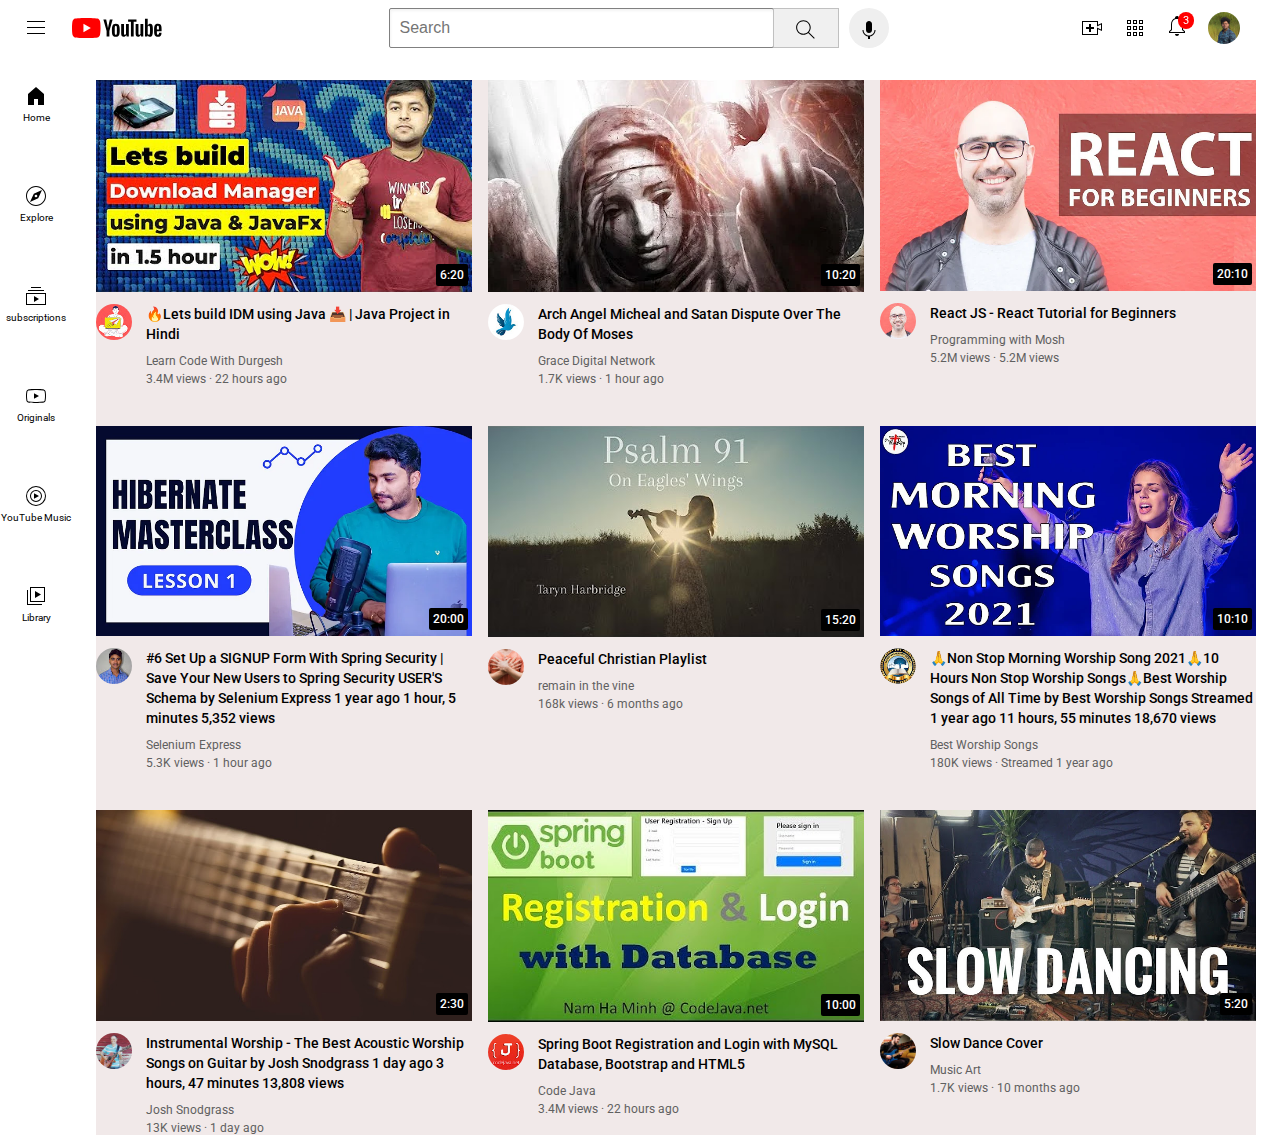
<file: index.html>
<!DOCTYPE html>
<html>
<!-- Objective: you tube page with 3 videos in a row and 2 rows  -->

<head>
    <title>Youtube clone</title>

    <link rel="preconnect" href="https://fonts.googleapis.com">
    <link rel="preconnect" href="https://fonts.gstatic.com" crossorigin>
    <link href="https://fonts.googleapis.com/css2?family=Qwitcher+Grypen&family=Roboto:wght@400;500&display=swap"
        rel="stylesheet">
  
<link rel="stylesheet" href="styles/header.css">
<link rel="stylesheet" href="styles/video.css">
<link rel="stylesheet" href="styles/general.css">
<link rel="stylesheet" href="styles/sidebar.css">

</head>

<body>

<div class="headersection">
    <div class="left-header-section">
        <img class="hamburger-menu" src="icons/hamburger-menu.svg">
        <img class="youtube-logo" src="icons/youtube-logo.svg">
    </div>
    <div class="center-header-section">
        <input type="text" placeholder="Search" class="search-bar">
        <Button class="search-button">
            <img class="search-icon" class="hamburger-menu" src="icons/search.svg">
            <div class="tooltip">Search</div>
        </Button>
       
        <button class="voice-search-button">
            <img class="voice-search-icon" class="youtube-logo" src="icons/voice-search-icon.svg">
            <div class="tooltip">Search with voice</div>
        </button>
       
    </div>
    <div class="right-header-section">
        <div class="upload-icon-container">

            <img class="upload-icon" class="hamburger-menu" src="icons/upload.svg">
            <div class="tooltip">Create</div>
        </div>

      
       <div class="youtube-apps-container">

        <img class="youtube-app-icon" class="youtube-logo" src="icons/youtube-apps.svg">
        <div class="tooltip">Apps</div>
       </div>

 
     
   
           
            <div class="notification-icon-container"> 
                <img class="notifications-icon" class="hamburger-menu" src="icons/notifications.svg">
                <div class="notificationcount">3</div>
            </div>
      

            <img class="myphoto-icon" class="youtube-logo" src="icons/myphoto.jpg">
    
    </div>
    
</div>

<!-- sidebar -->
<div class="sidebar">
<div class="sidebar-link">
    <img src="icons/home.svg" alt="home">
    <div>Home</div>
</div>
<div class="sidebar-link">
    <img src="icons/explore.svg" alt="explore">
    <div>Explore</div>
</div>
<div class="sidebar-link">
    <img src="icons/subscriptions.svg" alt="subscriptions">
    <div>subscriptions</div>
</div>
<div class="sidebar-link">
    <img src="icons/originals.svg" alt="originals">
    <div>Originals</div>
</div>
<div class="sidebar-link">
    <img src="icons/youtube-music.svg" alt="youtube">
    <div>YouTube Music</div>
</div>
<div class="sidebar-link">
    <img src="icons/library.svg" alt="library">
    <div>Library</div>
</div>
</div>
   

    <!-- div is like a box and whatever property we put to div is applied to everything inside div -->
    <!-- below container has more containers. So look at image and product and accordingly decide container -->

    <div class="video-grid">

        <div class="video-preview">
            <!-- one container for thumb image -->
            <div class="thumbnail-row">
                <img class="thumbnail" src="thumbnails/ImageOne.webp">
                <div class="video-time">6:20</div>
            </div>

            <!-- container for video info part + profile photo -->
            <div class="video-info-grid">
                <!-- below this are two <div> that is 2 columns in a grid system. col1 = photo , col2= text-->
                <div class="channel-picture">
                    <!--container for profile photo -->
                    <img class="profile-picture" src="profile/profilOne.jpg">
                </div>

                <!-- container for video info -->
                <div class="videoInfo">
                    <p class="video-title">🔥Lets build IDM using Java 📥 | Java Project in Hindi</p>
                    <p class="video-author">Learn Code With Durgesh</p>
                    <p class="video-stats">3.4M views &#183; 22 hours ago</p>
                </div>
            </div>

        </div>


        <div class="video-preview">
            <!-- one container for thumb image -->
            <div class="thumbnail-row">
                <img class="thumbnail" src="thumbnails/ImageTwo.webp">
                <div class="video-time">10:20</div>
            </div>

            <!-- container for  profile photo + video info part -->
            <div class="video-info-grid">
                <div class="channel-picture">
                    <!--container for profile photo -->
                    <img class="profile-picture" src="profile/profileTwo.jpg">
                </div>

                <!-- container for video info -->
                <div class="videoInfo">
                    <p class="video-title">Arch Angel Micheal and Satan Dispute Over The Body Of Moses</p>
                    <p class="video-author">Grace Digital Network</p>
                    <p class="video-stats">1.7K views &#183; 1 hour ago</p>
                </div>
            </div>

        </div>


        <div class="video-preview">
            <!-- one container for thumb image -->
            <div class="thumbnail-row">
                <img class="thumbnail" src="thumbnails/imagethree.webp">
                <div class="video-time">20:10</div>
            </div>

            <!-- container for video info part + profile photo -->
            <div class="video-info-grid">
                <!-- below this are two <div> that is 2 columns in a grid system. col1 = photo , col2= text-->
                <div class="channel-picture">
                    <!--container for profile photo -->
                    <img class="profile-picture" src="profile/profilethree.jpg">
                </div>

                <!-- container for video info -->
                <div class="videoInfo">
                    <p class="video-title">React JS - React Tutorial for Beginners</p>
                    <p class="video-author">Programming with Mosh</p>
                    <p class="video-stats">5.2M views &#183; 5.2M views</p>
                </div>
            </div>

        </div>


        <div class="video-preview">
            <!-- one container for thumb image -->
            <div class="thumbnail-row">
                <img class="thumbnail" src="thumbnails/imagefour.webp">
                <div class="video-time">20:00</div>
            </div>

            <!-- container for  profile photo + video info part -->
            <div class="video-info-grid">
                <div class="channel-picture">
                    <!--container for profile photo -->
                    <img class="profile-picture" src="profile/imagefour.jpg">
                </div>

                <!-- container for video info -->
                <div class="videoInfo">
                    <p class="video-title">#6 Set Up a SIGNUP Form With Spring Security | Save Your New Users to Spring
                        Security USER'S Schema by Selenium Express 1 year ago 1 hour, 5 minutes 5,352 views</p>
                    <p class="video-author">Selenium Express</p>
                    <p class="video-stats">5.3K views &#183; 1 hour ago</p>
                </div>
            </div>

        </div>



        <div class="video-preview">
            <!-- one container for thumb image -->
            <div class="thumbnail-row">
                <img class="thumbnail" src="thumbnails/imagefive.jpg">
                <div class="video-time">15:20</div>
            </div>

            <!-- container for video info part + profile photo -->
            <div class="video-info-grid">
                <!-- below this are two <div> that is 2 columns in a grid system. col1 = photo , col2= text-->
                <div class="channel-picture">
                    <!--container for profile photo -->
                    <img class="profile-picture" src="profile/profilefive.jpg">
                </div>

                <!-- container for video info -->
                <div class="videoInfo">
                    <p class="video-title">Peaceful Christian Playlist</p>
                    <p class="video-author">remain in the vine</p>
                    <p class="video-stats">168k views &#183; 6 months ago</p>
                </div>
            </div>

        </div>


        <div class="video-preview">
            <!-- one container for thumb image -->
            <div class="thumbnail-row">
                <img class="thumbnail" src="thumbnails/imagesix.webp">
                <div class="video-time">10:10</div>
            </div>

            <!-- container for  profile photo + video info part -->
            <div class="video-info-grid">
                <div class="channel-picture">
                    <!--container for profile photo -->
                    <img class="profile-picture" src="profile/profilesix.jpg">
                </div>

                <!-- container for video info -->
                <div class="videoInfo">
                    <p class="video-title">🙏Non Stop Morning Worship Song 2021🙏10 Hours Non Stop Worship Songs🙏Best
                        Worship Songs of All Time by Best Worship Songs Streamed 1 year ago 11 hours, 55 minutes 18,670
                        views</p>
                    <p class="video-author">Best Worship Songs</p>
                    <p class="video-stats">180K views &#183; Streamed 1 year ago</p>
                </div>
            </div>

        </div>

        <div class="video-preview">
            <!-- one container for thumb image -->
            <div class="thumbnail-row">
                <img class="thumbnail" src="thumbnails/imageseven.jpg">
                <div class="video-time">2:30</div>
            </div>

            <!-- container for  profile photo + video info part -->
            <div class="video-info-grid">
                <div class="channel-picture">
                    <!--container for profile photo -->
                    <img class="profile-picture" src="profile/profileseven.jpg">
                </div>

                <!-- container for video info -->
                <div class="videoInfo">
                    <p class="video-title">Instrumental Worship - The Best Acoustic Worship Songs on Guitar by Josh
                        Snodgrass 1 day ago 3 hours, 47 minutes 13,808 views</p>
                    <p class="video-author">Josh Snodgrass</p>
                    <p class="video-stats">13K views &#183; 1 day ago</p>
                </div>
            </div>

        </div>



        <div class="video-preview">
            <!-- one container for thumb image -->
            <div class="thumbnail-row">
                <img class="thumbnail" src="thumbnails/imageeight.jpg">
                <div class="video-time">10:00</div>
            </div>

            <!-- container for video info part + profile photo -->
            <div class="video-info-grid">
                <!-- below this are two <div> that is 2 columns in a grid system. col1 = photo , col2= text-->
                <div class="channel-picture">
                    <!--container for profile photo -->
                    <img class="profile-picture" src="profile/profile8.jpg">
                </div>

                <!-- container for video info -->
                <div class="videoInfo">
                    <p class="video-title">Spring Boot Registration and Login with MySQL Database, Bootstrap and HTML5
                    </p>
                    <p class="video-author">Code Java</p>
                    <p class="video-stats">3.4M views &#183; 22 hours ago</p>
                </div>
            </div>

        </div>


        <div class="video-preview">
            <!-- one container for thumb image -->
            <div class="thumbnail-row">
                <img class="thumbnail" src="thumbnails/imagening.jpg">
                <div class="video-time">5:20</div>
            </div>

            <!-- container for  profile photo + video info part -->
            <div class="video-info-grid">
                <div class="channel-picture">
                    <!--container for profile photo -->
                    <img class="profile-picture" src="profile/profilenine.jpg">
                </div>

                <!-- container for video info -->
                <div class="videoInfo">
                    <p class="video-title">Slow Dance Cover</p>
                    <p class="video-author">Music Art</p>
                    <p class="video-stats">1.7K views &#183; 10 months ago</p>
                </div>
            </div>

        </div>



    </div>


</body>

</html>
</file>
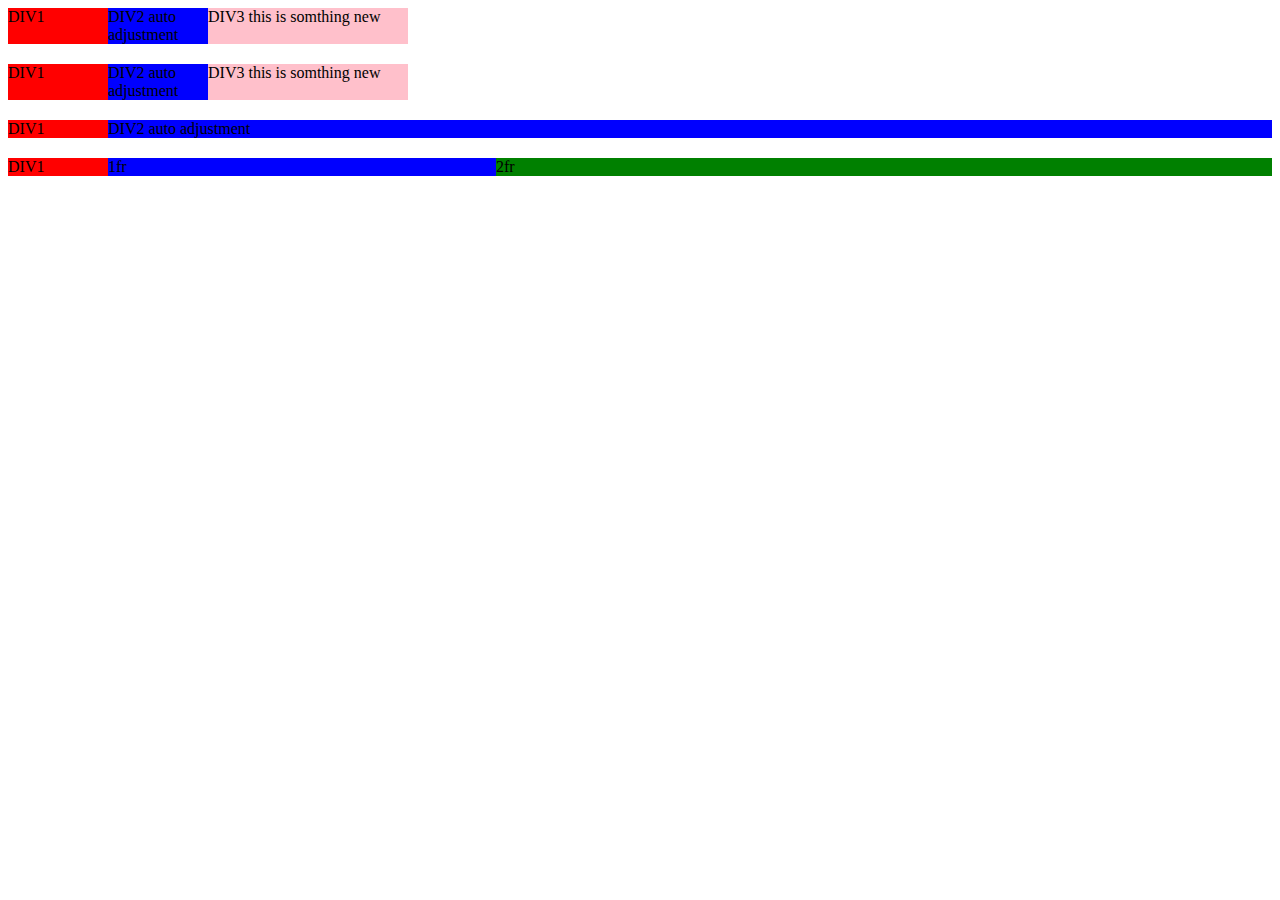
<file: GridSystem.html>
<!DOCTYPE html>
<html>
    <head>
        <title>Grid system</title>
    </head>
    <body>
        <div style="
        display: grid;
        grid-template-columns: 100px 100px 200px">

            <div style="background-color: red;">DIV1</div>
            <div style="background-color: blue;">DIV2 auto adjustment</div>
            <div style="background-color: pink;">DIV3 this is somthing new</div>

        </div>

        <div style="
        margin-top: 20px;
        display: grid;
        grid-template-columns: 100px 100px 200px">

            <div style="background-color: red;">DIV1</div>
            <div style="background-color: blue;">DIV2 auto adjustment</div>
            <div style="background-color: pink;">DIV3 this is somthing new</div>

        </div>

        <div style="
        margin-top: 20px;
        display: grid;
        grid-template-columns: 100px  1fr">

            <div style="background-color: red;">DIV1</div>
            <div style="background-color: blue;">DIV2 auto adjustment</div>
    
        </div>

        
        <div style="
        margin-top: 20px;
        display: grid;
        grid-template-columns: 100px  1fr 2fr">

            <div style="background-color: red;">DIV1</div>
            <div style="background-color: blue;">1fr</div>
            <div style="background-color: green;">2fr</div>
    
        </div>


    </body>
</html>
</file>
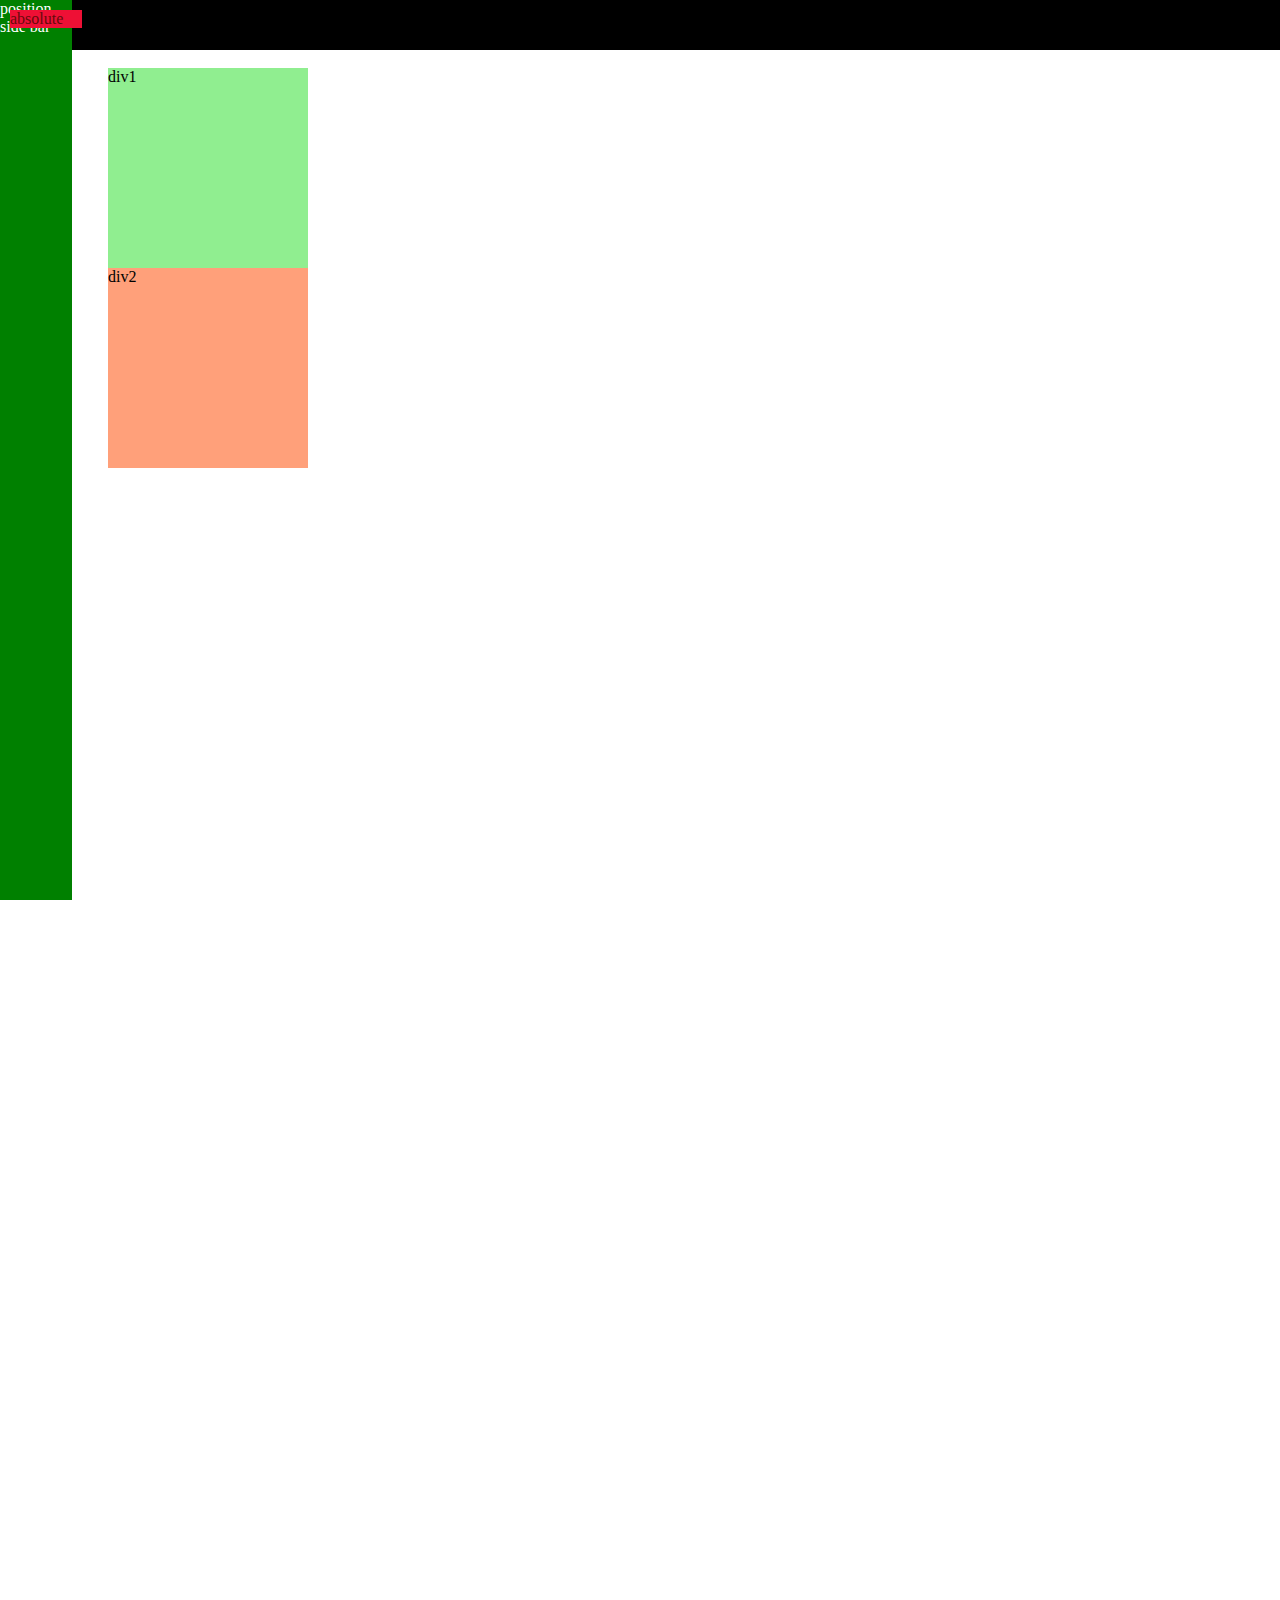
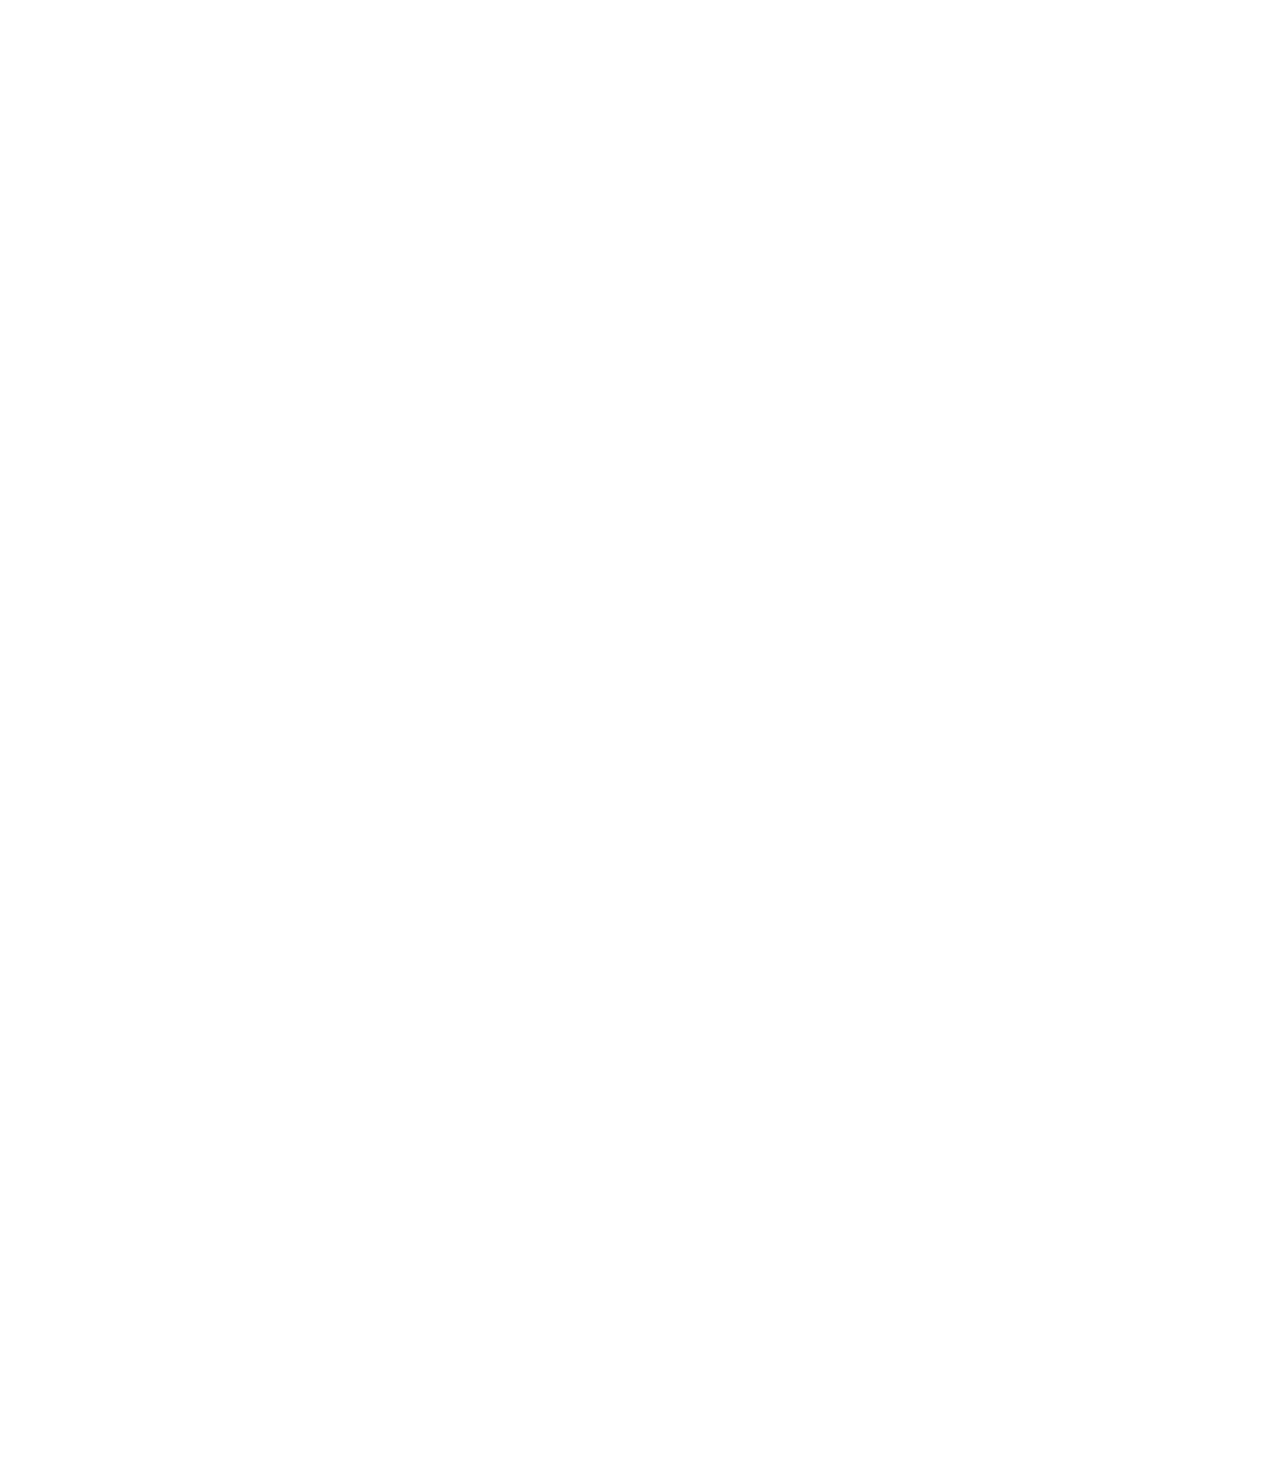
<file: icons/position.html>
<!DOCTYPE html>
<html>
    <head>
<title>positionpractice</title>
    </head>
    <body style="
    height: 3000px;
    padding-top: 60px;
    padding-left: 100px;">

        <div style="background-color: black;
         color: white; 
         position: fixed;
        top: 0;
        left: 0;
       height: 50px;
        right: 0;
        z-index: 1px;
        /* tells which elements appear behind and which are front */
        /* elements with higher z index will appear in front of elements with lowe z index */
       
        ">
        
header
        </div>

        <div style="background-color: green;
        color:white;
        position: fixed;
        left: 0;
        bottom: 0;
        top:0;
        width: 72px;">
            position side bar
        </div>


        <div style="background-color: rgb(238, 16, 53);
        color:rgb(102, 11, 11);
        position: fixed;
        left: 10px;
        top:10px;
        /* the element moves along with the page movement */
        position: absolute;
        width: 72px;
        z-index: 2px;">
           absolute
        </div>


<div style="background-color: lightgreen; width: 200px; height: 200px; position: static;">div1</div>
<div style="background-color: lightsalmon; width:200px; height: 200px;">div2</div>
    </body>
</html>
</file>
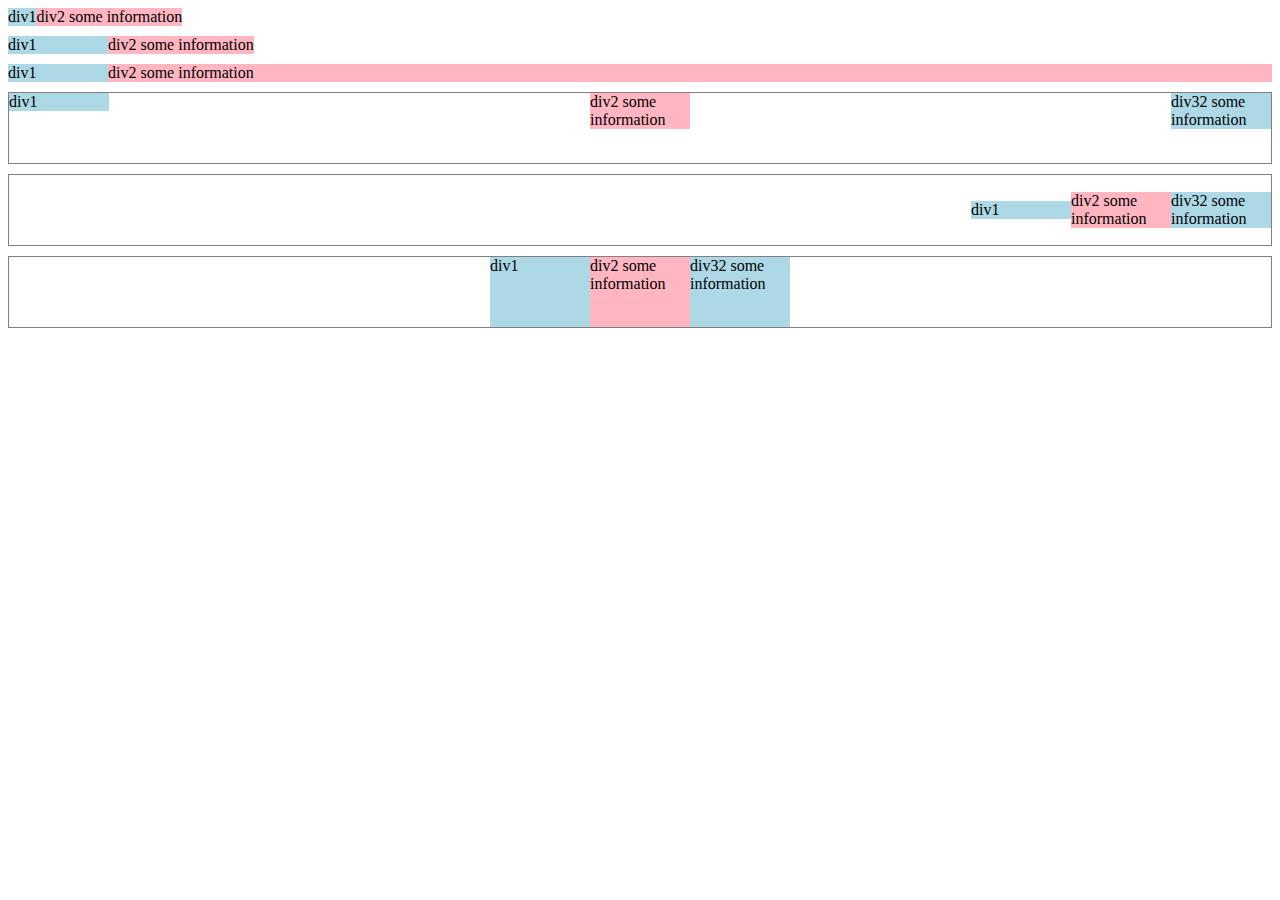
<file: thumbnails/flexbox.html>
<!DOCTYPE html>
<html>
    <head>
        <title>flexbox practice</title>
    </head>
    <body>

        <!-- flexbox is like it takes space as it needs to display its given content , unnlike grid that divides the screen and then display its content -->
<div style="
display: flex;
flex-direction: row;">
    <div style="background-color: lightblue;">div1</div>
    <div style="background-color: lightpink;">div2 some information</div>
</div>

<div style="
margin-top: 10px;
display: flex;
flex-direction: row;">
    <div style="background-color: lightblue; width: 100px;">div1</div>
    <div style="background-color: lightpink;">div2 some information</div>
</div>

<div style="
margin-top: 10px;
display: flex;
flex-direction: row;">
    <div style="background-color: lightblue; width: 100px;">div1</div>
    <div style="background-color: lightpink; flex: 1;">div2 some information</div>
</div>

<div style="
margin-top: 10px;
height: 70px;
border-width: 1px;
border-style: solid;
border-color: grey;
display: flex;
flex-direction: row;
justify-content: space-between;
align-items: start;">
    <div style="background-color: lightblue; width: 100px;">div1</div>
    <div style="background-color: lightpink; width: 100px;">div2 some information</div>
    <div style="background-color: lightblue; width: 100px;">div32 some information</div>
</div>

<div style="
margin-top: 10px;
height: 70px;
border-width: 1px;
border-style: solid;
border-color: grey;
display: flex;
flex-direction: row;
justify-content: end;
align-items: center;">
    <div style="background-color: lightblue; width: 100px;">div1</div>
    <div style="background-color: lightpink; width: 100px;">div2 some information</div>
    <div style="background-color: lightblue; width: 100px;">div32 some information</div>
</div>


<div style="
margin-top: 10px;
height: 70px;
border-width: 1px;
border-style: solid;
border-color: grey;
display: flex;
flex-direction: row;
justify-content: center;">
    <div style="background-color: lightblue; width: 100px;">div1</div>
    <div style="background-color: lightpink; width: 100px;">div2 some information</div>
    <div style="background-color: lightblue; width: 100px;">div32 some information</div>
</div>


    </body>
</html>
</file>
<file: styles/header.css>
.headersection {
    height: 55px;
    display: flex;
    flex-direction: row;
    justify-content: space-between;
    position: fixed;
    /* we want header to be at very top of page */
    top: 0;
    left: 0;
    right: 0;
    background-color: white;
    border-bottom-width: 1px;
    border-bottom-width: solid;
    border-bottom-color: rgb(228, 228, 228);
    z-index: 100;
}

.left-header-section {
    /* left and right section we have kept fixed value as its not gorwing when we inc or dec the screen size  according to our desing */

    display: flex;
    align-items: center;
}

.center-header-section {
    /* search bar is changing as we inc /dec size */
    flex: 1;
    /* when we change size of screen max size the search bar can grow is 300px */
    max-width: 500px;
    margin-left: 70px;
    margin-right: 35px;

    display: flex;
    align-items: center;
}

.right-header-section {
    justify-content: space-between;
    width: 180px;
    margin-right: 20px;
    display: flex;
    align-items: center;

    /* no flexing at all */
    flex-shrink: 0;

}

.hamburger-menu {
    height: 24px;
    margin-left: 24px;
    margin-right: 24px;
}

.youtube-logo {
    height: 20px;

}

.search-bar {
    /* block : takes entire line on page
    inline-block : takes the space which is needed by the element and not full space */
    /* display: block; */
    flex: 1;
    height: 36px;
    padding-left: 10px;
    font-size: 16px;
    border-color: grey;
    border-width: 1px;
    border-style: solid;
    border-radius: 2px;
    box-shadow: inset 1px 2px 3px rgba(0, 0, 0, 0.05);
    width: 0;
}

.search-bar ::placeholder {
    font-family: Roboto, arial;
    font-size: 16px;
    background-color: gray;

}

.search-button {
  
    height: 40px;
    width: 66px;
    border-width: 1px;
    border-style: solid;
    margin-left: -1px;
    margin-right: 10px;
    border-color: rgb(192, 192, 192);
    background-color: rgb(240, 240, 240);
}

/* all outer container we set position as relative and inner we set as absolute */

.voice-search-button,
.search-button,
.upload-icon-container,
.youtube-apps-container{
    display: flex;
    justify-content: center;
    position: relative;
    align-items: center;
}


.search-button .tooltip,
.voice-search-button .tooltip ,
.upload-icon-container .tooltip,
.youtube-apps-container .tooltip{
    font-family: Roboto, Arial;
    position: absolute;
    background-color: gray;
    color: white;
    padding-top: 4px;
    padding-bottom: 4px;
    padding-left: 8px;
    padding-right: 8px;
    border-radius: 2px;
    font-size: 12px;

    bottom: -30px;
    opacity: 0;
    transition: opacity 0.15s;
    pointer-events: none;
    white-space: nowrap;
}


.search-button:hover .tooltip,
.voice-search-button:hover .tooltip,
.upload-icon-container:hover .tooltip,
.youtube-apps-container:hover .tooltip{
    opacity: 1;
}

.search-icon {
    height: 25px;
    margin-top: 4px;

}


.voice-search-button {
    height: 40px;
    width: 40px;
    border-radius: 20px;
    border: none;
    /* background-color:gray; */
}

.voice-search-icon {
    height: 24px;
    margin-top: 4px;

}

.upload-icon {
    height: 24px;
}

.youtube-app-icon {
    height: 24px;
}

.notifications-icon {
    height: 24px;
}

.notification-icon-container {
    position: relative;

}

.notificationcount {
    position: absolute;
    top: -2px;
    right: -5px;
    background-color: red;
    color: white;
    font-family: roboto, Arial;
    font-size: 11px;
    padding-left: 5px;
    padding-top: 2px;
    padding-bottom: 2px;
    padding-right: 5px;
    border-radius: 10px;
}

.myphoto-icon {
    height: 32px;
    border-radius: 16px;
    margin-right: 20px;

}
</file>
<file: styles/video.css>
/* we comented this as now we are using grid system and it takes care of everything */
.video-preview {
    /* width: 300px; */

    /* display: inline-block;
    vertical-align: top;
    margin-right: 15px; */


}

.thumbnail {
    /* width: 300px;  if we put this then when scree siz changes its doznt auto align itslef */
    width: 100%;

    /* display: block; */
}


.video-grid {
    display: grid;
    /* we have decided for three videos in one line so there should be three div , for each video respectively. if more div then the are shifted down in line with up three */
    grid-template-columns: 1fr 1fr 1fr;
    /* space between row and column for each grid box */
    column-gap: 16px;
    row-gap: 40px;
    background-color: rgb(241, 233, 233);

}
/* 
for responseive we page */
@media (max-width: 750px)
{
    /* if screen sze dec then just show two columns */
    .video-grid{
        grid-template-columns: 1fr 1fr;
    }


    /* 4 columns fora large screen */

    @media (min-width:1000px) {
        .video-grid{
        grid-template-columns: 1fr 1fr 1fr 1fr;
        }
    }
}
/* applying grid system to channel photo and video text. that is we will make 2 columns */
.video-info-grid {
    display: grid;
    grid-template-columns: 50px 1fr;

}


.video-title {
    margin-top: 0;
    font-size: 14px;
    font-weight: 500;
    line-height: 20px;
    margin-bottom: 10px;
}

/* to avoid dublication */
.video-stats,
.video-author {
    /* display: block; */
    /* in html there are two types of elements */
    /* block and inline-block */
    /* block takes the entire row space even if small is required */
    /* inline-block takes space how much is needed for it */
    /* by default mostly its inline. */
    font-size: 12px;
    color: rgb(96, 96, 96);
}

.video-author {
    margin-bottom: 4px;

}

.videoInfo {
    /* display: inline-block;
    width: 200px; */
}

.channel-picture {
    /* display: inline-block;
    width: 50px;
    vertical-align: top; */
    /* commented since now we are using grid system */
}

.profile-picture {
    width: 36px;
    /*it takes entire space in its container */
    border-radius: 50px;
}

.thumbnail-row {
    margin-bottom: 8px;
    position: relative;
}

.video-time{
    font-family: Roboto,Arial;
    font-size: 12px;
    font-weight: 500;
    padding-left: 4px;
    padding-top: 4px;
    padding-right: 4px;
    padding-bottom: 4px;
    border-radius: 2px;
    background-color: black;
    color: white;
    position: absolute;
    bottom: 10px;
    right: 4px;

}
</file>
<file: styles/general.css>
p {
    /* ariel is backup font */
    font-family: Roboto, Arial;
    margin-top: 0;
    /* get rid of all default margins */
    margin-bottom: 0;
}


body{
    /* set all margin in all direction to zero */
    margin: 0;
    padding-top: 80px;
    padding-left: 96px;
    padding-right: 24px;
}
</file>
<file: styles/sidebar.css>
.sidebar {
    position: fixed;
    left: 0;
    bottom: 0;
    top: 55px;


    background-color: white;
    width: 72px;
    z-index: 200;
    padding-top: 5px;
}

.sidebar-link {
    height: 100px;
    display: flex;
    justify-content: center;
    align-items: center;
    /* whatever insdie it will display one under another */
    flex-direction: column;
    cursor: pointer;
}

.sidebar-link:hover {
    background-color: rgb(172, 162, 162);
}

/* target all img inside sidebar-link */
.sidebar-link img {
    height: 24px;
    margin-bottom: 4px;

}

/* target all DIV inside sidebar-link */
.sidebar-link div {
    height: 24px;
    font-family: roboto, Arial;
    font-size: 10px;

}
</file>
